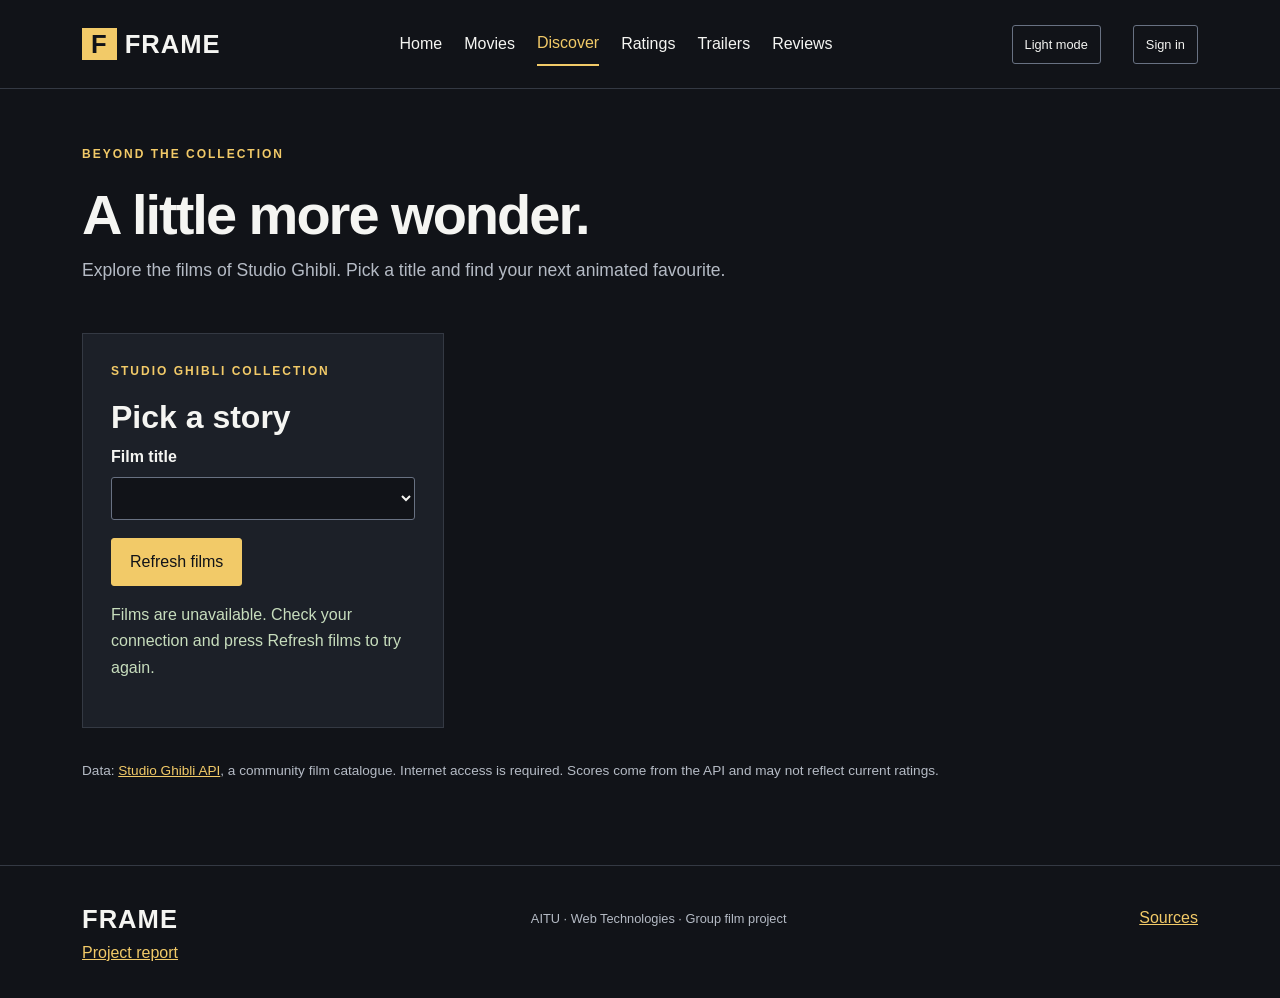
<file: discover.html>
<!DOCTYPE html>
<html lang="en">
<head>
    <meta charset="UTF-8">
    <meta name="viewport" content="width=device-width, initial-scale=1.0">
    <meta name="description" content="FRAME: a student movie guide with films, personal ratings, trailers and reviews.">
    <title>Discover | FRAME</title>
    <link rel="stylesheet" href="resources/bootstrap-5.3.3.min.css">
    <link rel="stylesheet" href="css/style.css">
</head>
<body>
    <a class="skip-link" href="#main-content">Skip to content</a>
    <header class="site-header">
        <div class="container">
            <div class="header-row">
                <a class="brand" href="index.html"><span>F</span>FRAME</a>
                <nav aria-label="Main navigation">
                <ul class="nav-links">
                <li><a href="index.html">Home</a></li>
                <li><a href="movies.html">Movies</a></li>
                <li><a class="current" aria-current="page" href="discover.html">Discover</a></li>
                <li><a href="ratings.html">Ratings</a></li>
                <li><a href="trailers.html">Trailers</a></li>
                <li><a href="reviews.html">Reviews</a></li>
                </ul>
                </nav>
                <div class="actions">
                    <button id="theme-button" type="button">Light mode</button>
                    <span id="greeting"></span>
                    <button id="signin-button" type="button" aria-controls="signin-panel" aria-expanded="false">Sign in</button>
                    <button id="signout-button" type="button" hidden>Sign out</button>
                </div>
            </div>
        </div>
    </header>

    <div class="container">
        <p id="account-status" class="status" role="status"></p>
        <section id="signin-panel" class="panel" aria-labelledby="signin-title" hidden>
            <h2 id="signin-title">Welcome to FRAME</h2>
            <p class="muted">A local demo profile. Only your name is saved in this browser; this is not a server account.</p>
            <form id="signin-form">
                <div class="field">
                    <label for="signin-name">Your name</label>
                    <input id="signin-name" type="text" required minlength="2" maxlength="40" autocomplete="given-name">
                </div>
                <div class="field">
                  <label for="signin-email">Email</label>
                  <input id="signin-email" type="email" required maxlength="254" autocomplete="email" aria-describedby="email-note">
                  <small id="email-note" class="muted">Checked for a valid format. Never saved or sent.</small>
                </div>
                <p id="signin-error" class="error" role="alert"></p>
                <div class="actions">
                    <button class="gold" type="submit">Continue</button>
                    <button id="cancel-signin" type="button">Cancel</button>
                </div>
            </form>
        </section>
    </div>

    <main id="main-content" class="container">
        <section class="page-intro">
            <p class="eyebrow">BEYOND THE COLLECTION</p>
            <h1>A little more wonder.</h1>
            <p>Explore the films of Studio Ghibli. Pick a title and find your next animated favourite.</p>
        </section>
        <div class="discover-layout">
            <section class="panel" aria-labelledby="choose-film-title">
                <p class="eyebrow">STUDIO GHIBLI COLLECTION</p>
                <h2 id="choose-film-title">Pick a story</h2>
                <div class="field">
                    <label for="film-select">Film title</label>
                    <select id="film-select" disabled><option>Loading…</option></select>
                </div>
                <button id="refresh-films" class="gold" type="button">Refresh films</button>
                <p id="api-status" class="status" role="status"></p>
            </section>
            <article id="film-details" class="panel film-sheet" aria-live="polite" hidden>
                <p class="eyebrow">A CLOSER LOOK</p>
                <h2 id="film-title"></h2>
                <p id="film-description"></p>
                <dl class="film-facts">
                    <div><dt>DIRECTOR</dt><dd id="film-director"></dd></div>
                    <div><dt>RELEASE YEAR</dt><dd id="film-year"></dd></div>
                    <div><dt>RUNNING TIME</dt><dd id="film-time"></dd></div>
                    <div><dt>API RT SCORE</dt><dd id="film-score"></dd></div>
                </dl>
            </article>
        </div>
        <p class="source-note muted">Data: <a href="https://ghibliapi.vercel.app/">Studio Ghibli API</a>, a community film catalogue. Internet access is required. Scores come from the API and may not reflect current ratings.</p>
    </main>

    <footer>
        <div class="container">
            <div class="footer-row">
                <a class="brand" href="index.html">FRAME</a>
                <p>AITU · Web Technologies · Group film project</p>
                <a href="SOURCES.txt">Sources</a>
            </div>
                <a href="docs/PROJECT_REPORT.pdf">Project report</a>
        </div>
    </footer>

    <script src="resources/jquery-3.7.1.min.js"></script>
    <script src="js/main.js"></script>
    <script src="js/discover.js"></script>
</body>
</html>
</file>
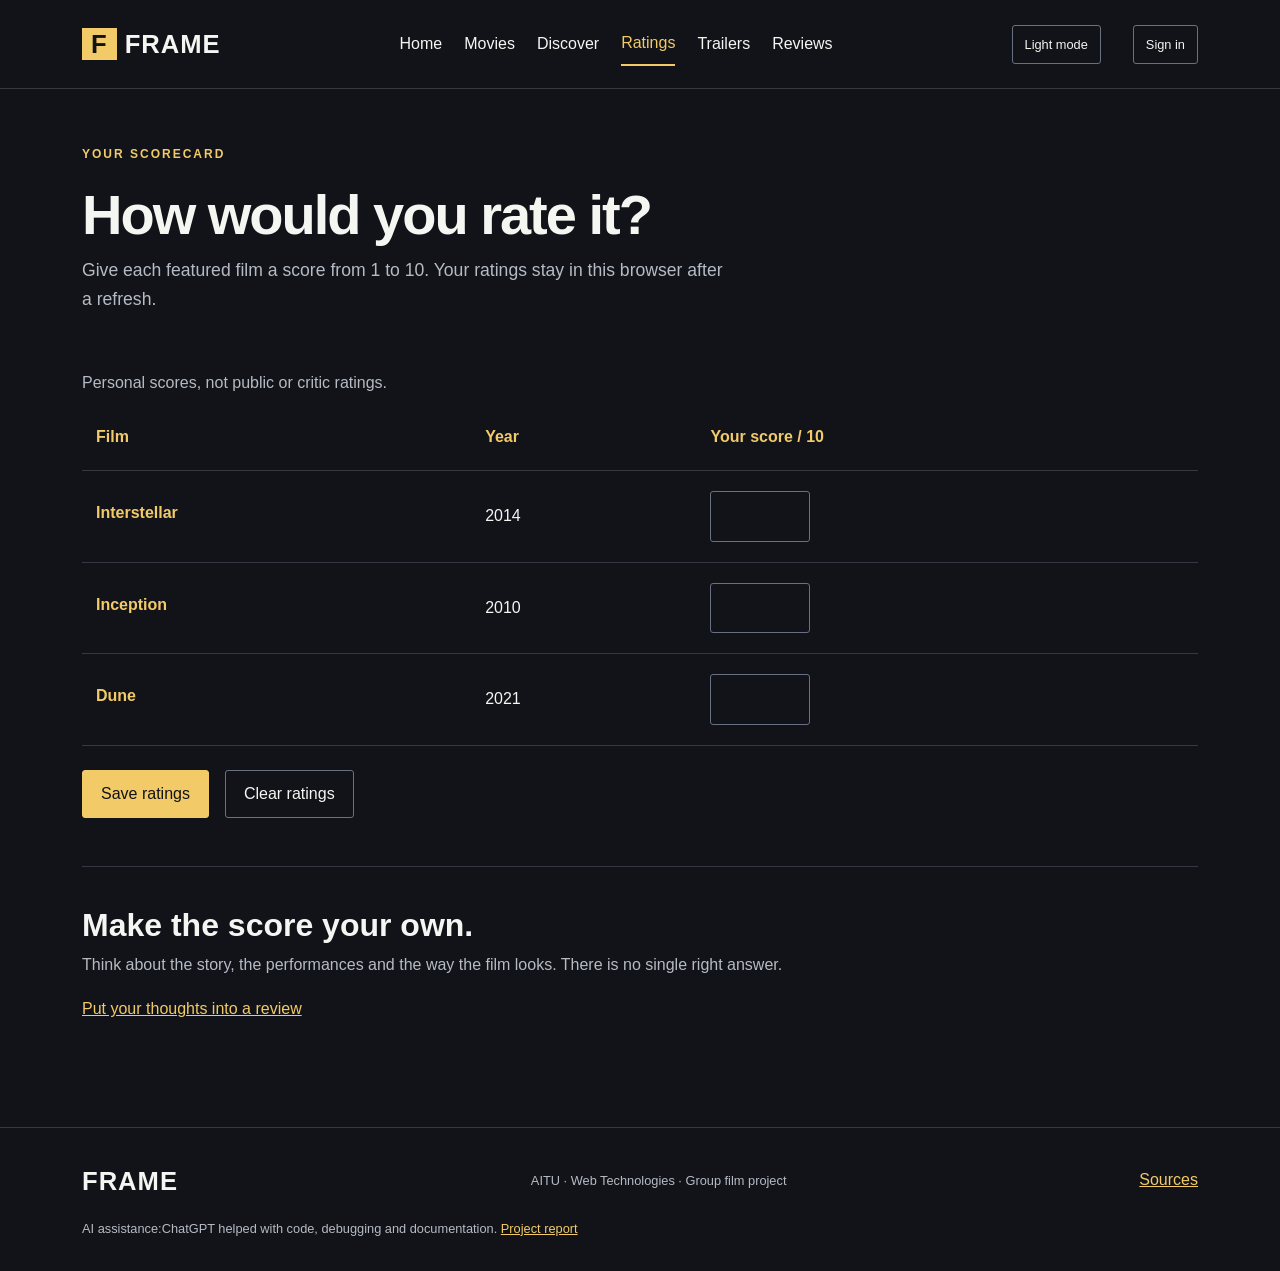
<file: ratings.html>
<!DOCTYPE html>
<html lang="en">
<head>
    <meta charset="UTF-8">
    <meta name="viewport" content="width=device-width, initial-scale=1.0">
    <meta name="description" content="FRAME: a student movie guide with films, personal ratings, trailers and reviews.">
    <title>Ratings | FRAME</title>
    <link rel="stylesheet" href="resources/bootstrap-5.3.3.min.css">
    <link rel="stylesheet" href="css/style.css">
</head>
<body>
    <a class="skip-link" href="#main-content">Skip to content</a>
    <header class="site-header">
        <div class="container">
            <div class="header-row">
                <a class="brand" href="index.html"><span>F</span>FRAME</a>
                <nav aria-label="Main navigation">
                <ul class="nav-links">
                <li><a href="index.html">Home</a></li>
                <li><a href="movies.html">Movies</a></li>
                <li><a href="discover.html">Discover</a></li>
                <li><a class="current" aria-current="page" href="ratings.html">Ratings</a></li>
                <li><a href="trailers.html">Trailers</a></li>
                <li><a href="reviews.html">Reviews</a></li>
                </ul>
                </nav>
                <div class="actions">
                    <button id="theme-button" type="button">Light mode</button>
                    <span id="greeting"></span>
                    <button id="signin-button" type="button" aria-controls="signin-panel" aria-expanded="false">Sign in</button>
                    <button id="signout-button" type="button" hidden>Sign out</button>
                </div>
            </div>
        </div>
    </header>

    <div class="container">
        <p id="account-status" class="status" role="status"></p>
        <section id="signin-panel" class="panel" aria-labelledby="signin-title" hidden>
            <h2 id="signin-title">Welcome to FRAME</h2>
            <p class="muted">A local demo profile. Only your name is saved in this browser; this is not a server account.</p>
            <form id="signin-form">
                <div class="field">
                    <label for="signin-name">Your name</label>
                    <input id="signin-name" type="text" required minlength="2" maxlength="40" autocomplete="given-name">
                </div>
                <div class="field">
                    <label for="signin-email">Email</label>
                    <input id="signin-email" type="email" required maxlength="254" autocomplete="email" aria-describedby="email-note">
                    <small id="email-note" class="muted">Checked for a valid format. Never saved or sent.</small>
                </div>
                <p id="signin-error" class="error" role="alert"></p>
                <div class="actions">
                    <button class="gold" type="submit">Continue</button>
                    <button id="cancel-signin" type="button">Cancel</button>
                </div>
            </form>
        </section>
    </div>

    <main id="main-content" class="container">
        <section class="page-intro">
            <p class="eyebrow">YOUR SCORECARD</p>
            <h1>How would you rate it?</h1>
            <p>Give each featured film a score from 1 to 10. Your ratings stay in this browser after a refresh.</p>
        </section>
        <form id="rating-form">
            <div class="table-wrap">
                <table>
                    <caption>Personal scores, not public or critic ratings.</caption>
                    <thead><tr><th scope="col">Film</th><th scope="col">Year</th><th scope="col">Your score / 10</th></tr></thead>
                    <tbody>
                        <tr><th scope="row"><label for="rating-interstellar">Interstellar</label></th><td>2014</td><td><input id="rating-interstellar" class="rating-input" type="number" min="1" max="10" step="1" required aria-label="Your rating for Interstellar"></td></tr>
                        <tr><th scope="row"><label for="rating-inception">Inception</label></th><td>2010</td><td><input id="rating-inception" class="rating-input" type="number" min="1" max="10" step="1" required aria-label="Your rating for Inception"></td></tr>
                        <tr><th scope="row"><label for="rating-dune">Dune</label></th><td>2021</td><td><input id="rating-dune" class="rating-input" type="number" min="1" max="10" step="1" required aria-label="Your rating for Dune"></td></tr>
                    </tbody>
                </table>
            </div>
            <div class="actions mt-4"><button class="gold" type="submit">Save ratings</button><button id="clear-ratings" type="button">Clear ratings</button></div>
            <p id="rating-status" class="status" role="status"></p>
        </form>
        <section class="home-section mt-5">
            <h2>Make the score your own.</h2>
            <p class="muted">Think about the story, the performances and the way the film looks. There is no single right answer.</p>
            <a href="reviews.html">Put your thoughts into a review</a>
        </section>
    </main>

    <footer>
        <div class="container">
            <div class="footer-row">
                <a class="brand" href="index.html">FRAME</a>
                <p>AITU · Web Technologies · Group film project</p>
                <a href="SOURCES.txt">Sources</a>
            </div>
            <p class="ai-credit">AI assistance:ChatGPT helped with code, debugging and documentation.
                <a href="docs/PROJECT_REPORT.pdf">Project report</a></p>
        </div>
    </footer>

    <script src="resources/jquery-3.7.1.min.js"></script>
    <script src="js/main.js"></script>
    <script src="js/ratings.js"></script>
</body>
</html>
</file>
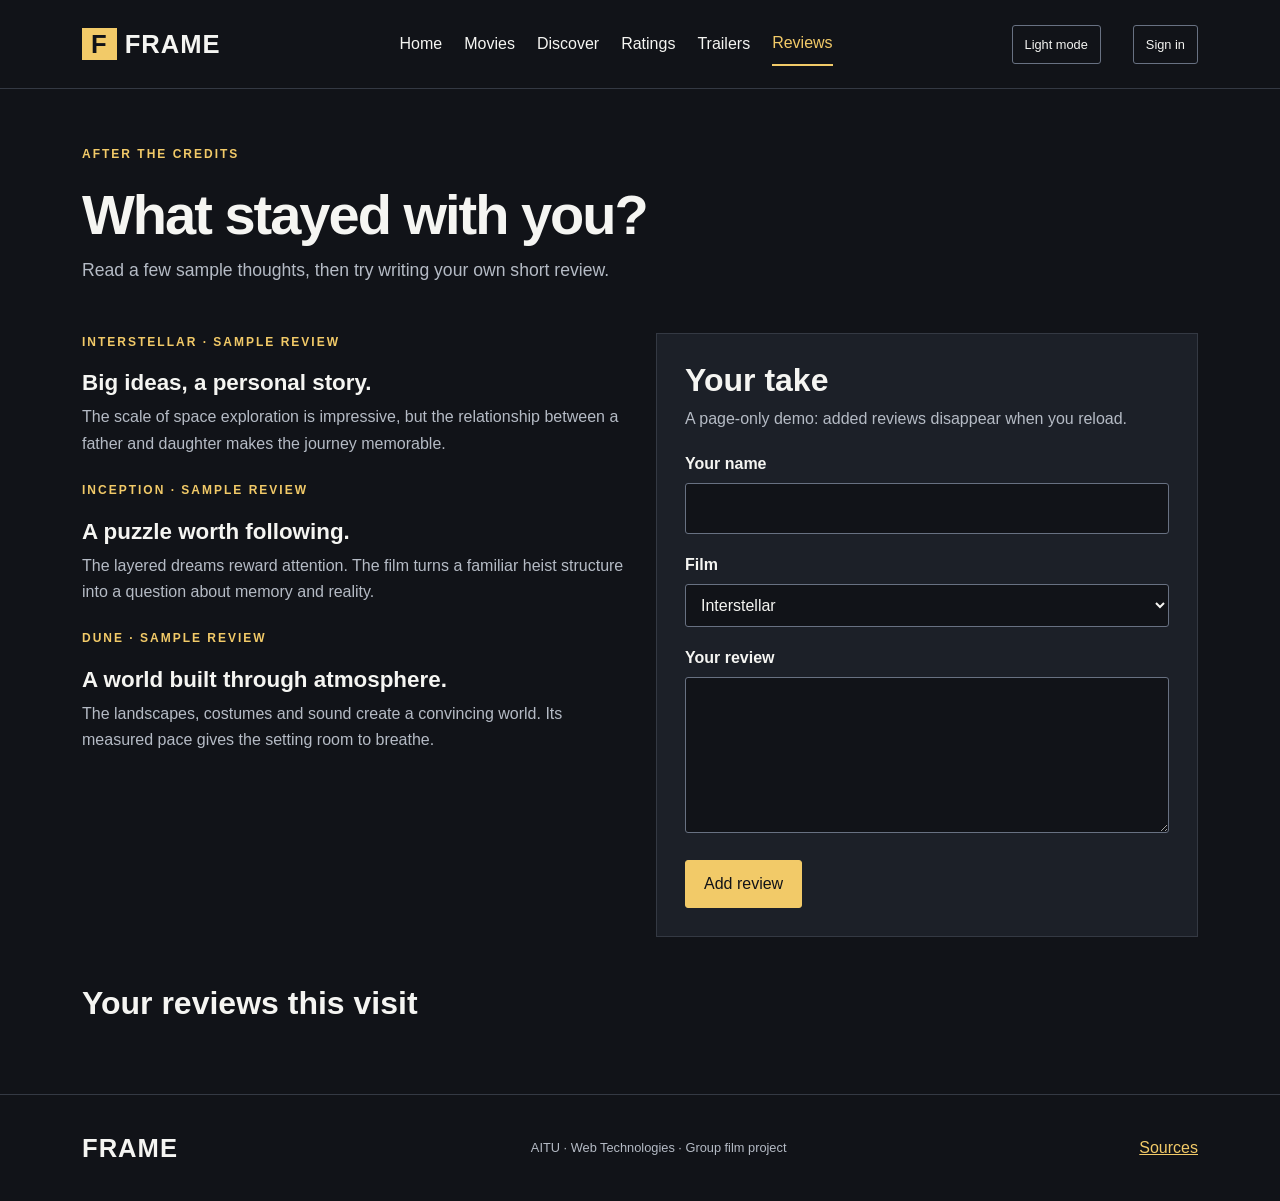
<file: reviews.html>
<!DOCTYPE html>
<html lang="en">
<head>
    <meta charset="UTF-8">
    <meta name="viewport" content="width=device-width, initial-scale=1.0">
    <meta name="description" content="FRAME: a student movie guide with films, personal ratings, trailers and reviews.">
    <title>Reviews | FRAME</title>
    <link rel="stylesheet" href="resources/bootstrap-5.3.3.min.css">
    <link rel="stylesheet" href="css/style.css">
</head>
<body>
    <a class="skip-link" href="#main-content">Skip to content</a>
    <header class="site-header">
        <div class="container">
            <div class="header-row">
                <a class="brand" href="index.html"><span>F</span>FRAME</a>
                <nav aria-label="Main navigation">
                    <ul class="nav-links">
                <li><a href="index.html">Home</a></li>
                <li><a href="movies.html">Movies</a></li>
                <li><a href="discover.html">Discover</a></li>
                <li><a href="ratings.html">Ratings</a></li>
                <li><a href="trailers.html">Trailers</a></li>
                <li><a class="current" aria-current="page" href="reviews.html">Reviews</a></li>
                    </ul>
                </nav>
                <div class="actions">
                    <button id="theme-button" type="button">Light mode</button>
                    <span id="greeting"></span>
                    <button id="signin-button" type="button" aria-controls="signin-panel" aria-expanded="false">Sign in</button>
                    <button id="signout-button" type="button" hidden>Sign out</button>
                </div>
            </div>
        </div>
    </header>

    <!-- The same sign-in form and main.js are used on all six pages. -->
    <div class="container">
        <p id="account-status" class="status" role="status"></p>
        <section id="signin-panel" class="panel" aria-labelledby="signin-title" hidden>
            <h2 id="signin-title">Welcome to FRAME</h2>
            <p class="muted">A local demo profile. Only your name is saved in this browser; this is not a server account.</p>
            <form id="signin-form">
                <div class="field">
                    <label for="signin-name">Your name</label>
                    <input id="signin-name" type="text" required minlength="2" maxlength="40" autocomplete="given-name">
                </div>
                <div class="field">
                    <label for="signin-email">Email</label>
                    <input id="signin-email" type="email" required maxlength="254" autocomplete="email" aria-describedby="email-note">
                    <small id="email-note" class="muted">Checked for a valid format. Never saved or sent.</small>
                </div>
                <p id="signin-error" class="error" role="alert"></p>
                <div class="actions">
                    <button class="gold" type="submit">Continue</button>
                    <button id="cancel-signin" type="button">Cancel</button>
                </div>
            </form>
        </section>
    </div>

    <main id="main-content" class="container">
        <section class="page-intro">
            <p class="eyebrow">AFTER THE CREDITS</p>
            <h1>What stayed with you?</h1>
            <p>Read a few sample thoughts, then try writing your own short review.</p>
        </section>
        <div class="split">
            <section aria-label="Sample film reviews">
                <article class="review-sample" id="interstellar-review">
                    <p class="eyebrow">INTERSTELLAR · SAMPLE REVIEW</p>
                    <h3>Big ideas, a personal story.</h3>
                    <p class="muted">The scale of space exploration is impressive, but the relationship between a father and daughter makes the journey memorable.</p>
                </article>
                <article class="review-sample" id="inception-review">
                    <p class="eyebrow">INCEPTION · SAMPLE REVIEW</p>
                    <h3>A puzzle worth following.</h3>
                    <p class="muted">The layered dreams reward attention. The film turns a familiar heist structure into a question about memory and reality.</p>
                </article>
                <article class="review-sample" id="dune-review">
                    <p class="eyebrow">DUNE · SAMPLE REVIEW</p>
                    <h3>A world built through atmosphere.</h3>
                    <p class="muted">The landscapes, costumes and sound create a convincing world. Its measured pace gives the setting room to breathe.</p>
                </article>
            </section>
            <section class="panel" aria-labelledby="write-review-title">
                <h2 id="write-review-title">Your take</h2>
                <p class="muted">A page-only demo: added reviews disappear when you reload.</p>
                <form id="review-form">
                    <div class="field"><label for="review-name">Your name</label><input id="review-name" required minlength="2" maxlength="40" autocomplete="given-name"></div>
                    <div class="field"><label for="review-movie">Film</label><select id="review-movie"><option>Interstellar</option><option>Inception</option><option>Dune</option></select></div>
                    <div class="field"><label for="review-text">Your review</label><textarea id="review-text" rows="5" required minlength="10" maxlength="600"></textarea></div>
                    <button class="gold" type="submit">Add review</button>
                    <p id="review-status" class="status" role="status"></p>
                </form>
            </section>
        </div>
        <section class="mt-5" aria-labelledby="my-reviews-title"><h2 id="my-reviews-title">Your reviews this visit</h2><div id="my-reviews"></div></section>
    </main>

    <footer>
        <div class="container">
            <div class="footer-row">
                <a class="brand" href="index.html">FRAME</a>
                <p>AITU · Web Technologies · Group film project</p>
                <a href="SOURCES.txt">Sources</a>
            </div>
        </div>
    </footer>

    <script src="resources/jquery-3.7.1.min.js"></script>
    <script src="js/main.js"></script>
    <script src="js/reviews.js"></script>
</body>
</html>
</file>
<file: css/style.css>
/* Base styles: dark FRAME colours. */
* { box-sizing: border-box; }
body {
    margin: 0;
    background: #111318;
    color: #f5f5f2;
    font-family: Arial, Helvetica, sans-serif;
    line-height: 1.65;
}
[hidden] { display: none !important; }
a { color: #f2ca68; }
a:hover { color: #ffe3a0; }
h1, h2, h3 { font-weight: 700; line-height: 1.15; }
h1 { font-size: 3.5rem; letter-spacing: -2px; }
h2 { font-size: 2rem; }
h3 { font-size: 1.4rem; }
p { margin: 0 0 18px; }
img { display: block; max-width: 100%; }
button, input, select, textarea { font: inherit; }
button, .button {
    display: inline-block;
    padding: 10px 18px;
    border: 1px solid #687182;
    border-radius: 3px;
    background: transparent;
    color: inherit;
    cursor: pointer;
    text-decoration: none;
}
button:hover, .button:hover { border-color: #f2ca68; color: #f2ca68; }
button:disabled { opacity: .55; cursor: wait; }
.gold { background: #f2ca68; color: #111318; border-color: #f2ca68; }
.gold:hover { background: #ffe3a0; color: #111318; }
:focus-visible { outline: 3px solid #f2ca68; outline-offset: 4px; }
label { display: block; margin-bottom: 6px; font-weight: bold; }
input, select, textarea {
    width: 100%;
    border: 1px solid #687182;
    border-radius: 3px;
    padding: 11px;
    background: #111318;
    color: #f5f5f2;
}
textarea { resize: vertical; }
.field { margin-bottom: 18px; }
.muted, .meta, .faq-answer { color: #b5bbc5; }
.eyebrow { color: #f2ca68; font-size: .75rem; letter-spacing: 2px; font-weight: bold; }
.status { color: #c7ddbd; margin-top: 16px; overflow-wrap: anywhere; }
.status:empty { display: none; }
.error { color: #ffb4ad; }
.skip-link { position: absolute; top: -100px; left: 10px; padding: 10px; background: #111318; z-index: 5; }
.skip-link:focus { top: 10px; }

/* Flexbox keeps navigation and buttons in a row and allows wrapping. */
.site-header { border-bottom: 1px solid #343943; }
.header-row, .nav-links, .actions, .section-heading, .footer-row {
    display: flex;
    align-items: center;
    justify-content: space-between;
    gap: 16px;
    flex-wrap: wrap;
}
.header-row { padding: 22px 0; }
.brand { color: inherit; font-size: 1.6rem; font-weight: bold; text-decoration: none; letter-spacing: 1px; }
.brand span { padding: 2px 9px; background: #f2ca68; color: #111318; margin-right: 8px; }
.nav-links { list-style: none; padding: 0; margin: 0; gap: 22px; }
.nav-links a { color: inherit; text-decoration: none; padding: 8px 0; display: block; }
.nav-links a.current { color: #f2ca68; border-bottom: 2px solid #f2ca68; }
.actions { justify-content: flex-start; }
.header-row button { font-size: .8rem; padding: 8px 12px; }
#greeting { font-size: .85rem; max-width: 180px; overflow-wrap: anywhere; }
#signin-panel { max-width: 620px; margin: 24px auto; }
main { min-height: 65vh; padding-bottom: 64px; }
.page-intro { padding: 56px 0 30px; }
.page-intro > p:last-child { max-width: 650px; color: #b5bbc5; font-size: 1.1rem; }
.panel { background: #1c2028; border: 1px solid #343943; padding: 28px; }
.home-section { padding: 40px 0; border-top: 1px solid #343943; }
.section-heading { margin-bottom: 26px; }
.section-heading h2 { margin: 0; }
.grid { display: grid; grid-template-columns: repeat(3, minmax(0, 1fr)); gap: 26px; }

/* Home uses the Bootstrap row and column classes. */
.hero { padding: 64px 0; }
.hero h1 { font-size: 4.4rem; margin: 18px 0 24px; }
.hero-copy { padding-right: 50px; }
.hero-copy > p:not(.eyebrow) { color: #b5bbc5; max-width: 520px; font-size: 1.1rem; }
.hero .actions { margin: 28px 0; }
.hero figure { max-width: 300px; margin: 0 auto; }
.hero img { width: 100%; height: auto; border: 1px solid #343943; }
figcaption { padding-top: 12px; font-size: .85rem; }
.collection-item { border-top: 3px solid #f2ca68; padding-top: 24px; }
.collection-item p { color: #b5bbc5; }
.collection-item h3 { margin: 16px 0; }
.faq-item { border-bottom: 1px solid #343943; }
.faq-question {
    display: flex;
    justify-content: space-between;
    align-items: center;
    width: 100%;
    text-align: left;
    border: 0;
    padding: 22px 0;
    font-weight: bold;
    gap: 20px;
}
.faq-question span { color: #f2ca68; font-size: 1.5rem; }
.faq-answer { display: none; padding-bottom: 20px; max-width: 850px; }

/* Movies, ratings, trailers and reviews. */
.search-row { display: flex; gap: 12px; }
.search-row input { flex: 1; min-width: 0; }
.search-row button { flex-shrink: 0; }
.movie-card img, .trailer-card img { width: 100%; aspect-ratio: 2 / 3; object-fit: cover; }
.meta { display: flex; justify-content: space-between; gap: 16px; font-size: .8rem; margin: 18px 0 12px; }
.movie-card p, .trailer-card p { color: #b5bbc5; }
.movie-card h2, .trailer-card h2 { font-size: 1.6rem; margin: 12px 0; }
.movie-card .actions { font-size: .9rem; margin-top: 20px; }
.table-wrap { overflow-x: auto; }
table { width: 100%; border-collapse: collapse; min-width: 460px; }
caption { color: #b5bbc5; caption-side: top; }
th, td { padding: 20px 14px; border-bottom: 1px solid #343943; text-align: left; }
th { color: #f2ca68; }
.rating-input { width: 100px; }
.split { display: grid; grid-template-columns: 1fr 1fr; gap: 32px; align-items: start; }
.review-sample { margin-bottom: 24px; }
#my-reviews .panel { margin-top: 20px; overflow-wrap: anywhere; }

/* Discover displays one selected API film. */
.discover-layout { display: grid; grid-template-columns: 1fr 2fr; gap: 30px; align-items: start; }
.film-sheet { border-top: 4px solid #f2ca68; }
.film-sheet h2 { font-size: 2.8rem; margin-bottom: 24px; }
.film-facts { display: grid; grid-template-columns: 1fr 1fr; gap: 16px; margin: 30px 0 0; }
.film-facts div { border-top: 1px solid #343943; padding-top: 14px; }
.film-facts dt { color: #b5bbc5; font-size: .8rem; margin-bottom: 6px; }
.film-facts dd { margin: 0; font-size: 1.1rem; }
.source-note { margin-top: 32px; font-size: .85rem; }
footer { border-top: 1px solid #343943; padding: 32px 0; }
footer p { margin: 0; font-size: .8rem; color: #b5bbc5; }
.ai-credit { padding-top: 16px; }

/* One class on body changes the whole website to light colours. */
body.light { background: #f7f5ef; color: #20242b; }
.light .panel { background: #eeece5; border-color: #cfcdc5; }
.light input, .light select, .light textarea { background: #fffef9; color: #20242b; }
.light a, .light .eyebrow, .light th, .light .faq-question span, .light .nav-links a.current { color: #78540b; }
.light .brand, .light .nav-links a { color: #20242b; }
.light .button.gold { color: #111318; }
.light .muted, .light .meta, .light .faq-answer, .light .page-intro > p:last-child,
.light .hero-copy > p:not(.eyebrow), .light .collection-item p, .light .movie-card p,
.light .trailer-card p, .light .film-facts dt, .light footer p, .light caption { color: #565e69; }
.light .status { color: #2d683c; }
.light .error { color: #a02b28; }
.light button:hover, .light .button:hover { color: #78540b; border-color: #78540b; }
.light .gold:hover { color: #111318; }
.light :focus-visible { outline-color: #78540b; }

/* Tablet: two cards per row. Phone: one column. */
@media (max-width: 1199px) {
    .header-row nav { order: 3; width: 100%; }
    .nav-links { justify-content: flex-start; }
}
@media (max-width: 991px) {
    .grid { grid-template-columns: repeat(2, minmax(0, 1fr)); }
    .hero h1 { font-size: 3.5rem; }
    .hero-copy { padding-right: 24px; }
    .discover-layout { grid-template-columns: 1fr; }
}
@media (max-width: 767px) {
    .hero { padding: 36px 0; }
    .hero-copy { padding-right: 12px; }
    .hero figure { margin-top: 26px; max-width: 260px; }
    .split { grid-template-columns: 1fr; }
}
@media (max-width: 575px) {
    h1, .hero h1 { font-size: 2.8rem; }
    h2, .film-sheet h2 { font-size: 1.8rem; }
    .container { padding-left: 20px; padding-right: 20px; }
    .brand { font-size: 1.35rem; }
    .header-row { gap: 16px 8px; }
    .header-row .actions { gap: 8px; }
    .header-row button { padding: 8px; }
    .nav-links { display: grid; grid-template-columns: repeat(3, 1fr); gap: 3px 20px; }
    .grid { grid-template-columns: 1fr; }
    .panel { padding: 22px; }
    .page-intro { padding-top: 36px; }
    .search-row { flex-wrap: wrap; }
    .search-row input { flex-basis: 100%; }
    .film-facts { grid-template-columns: 1fr; }
}
</file>
